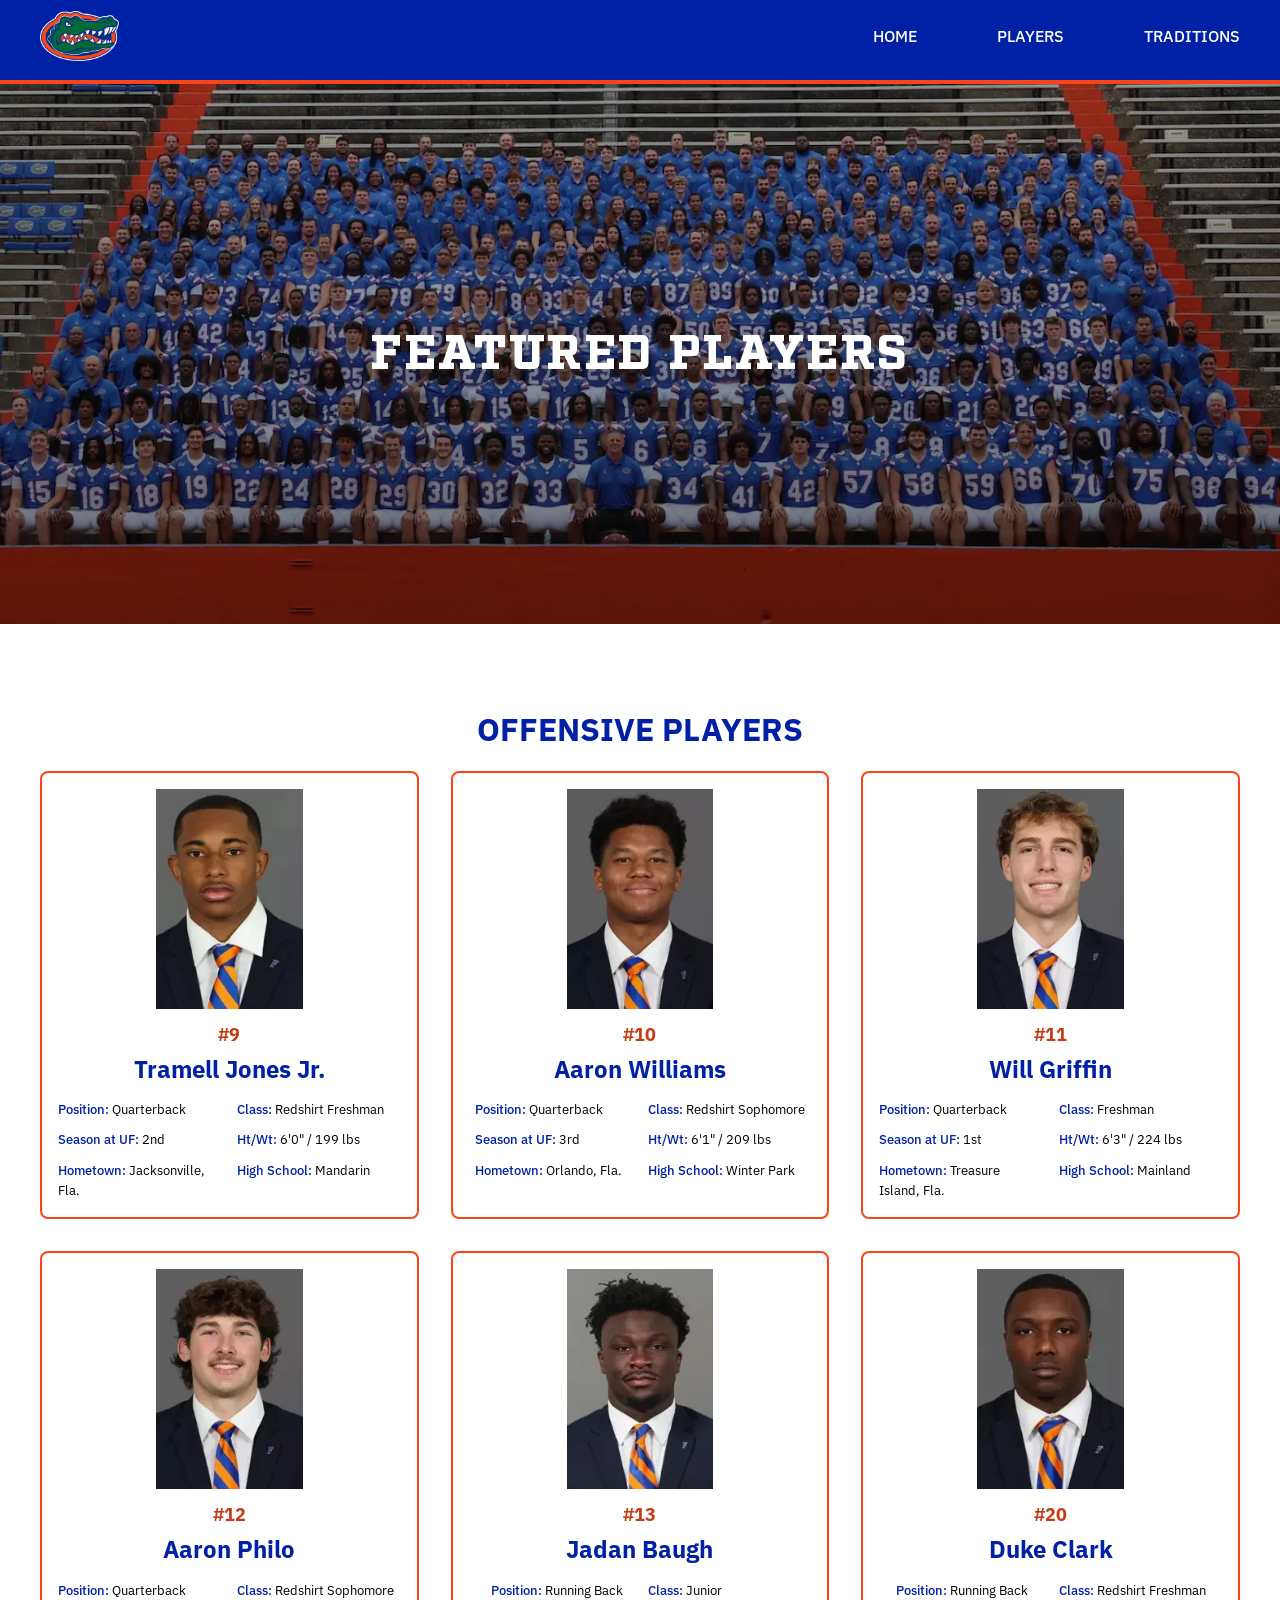
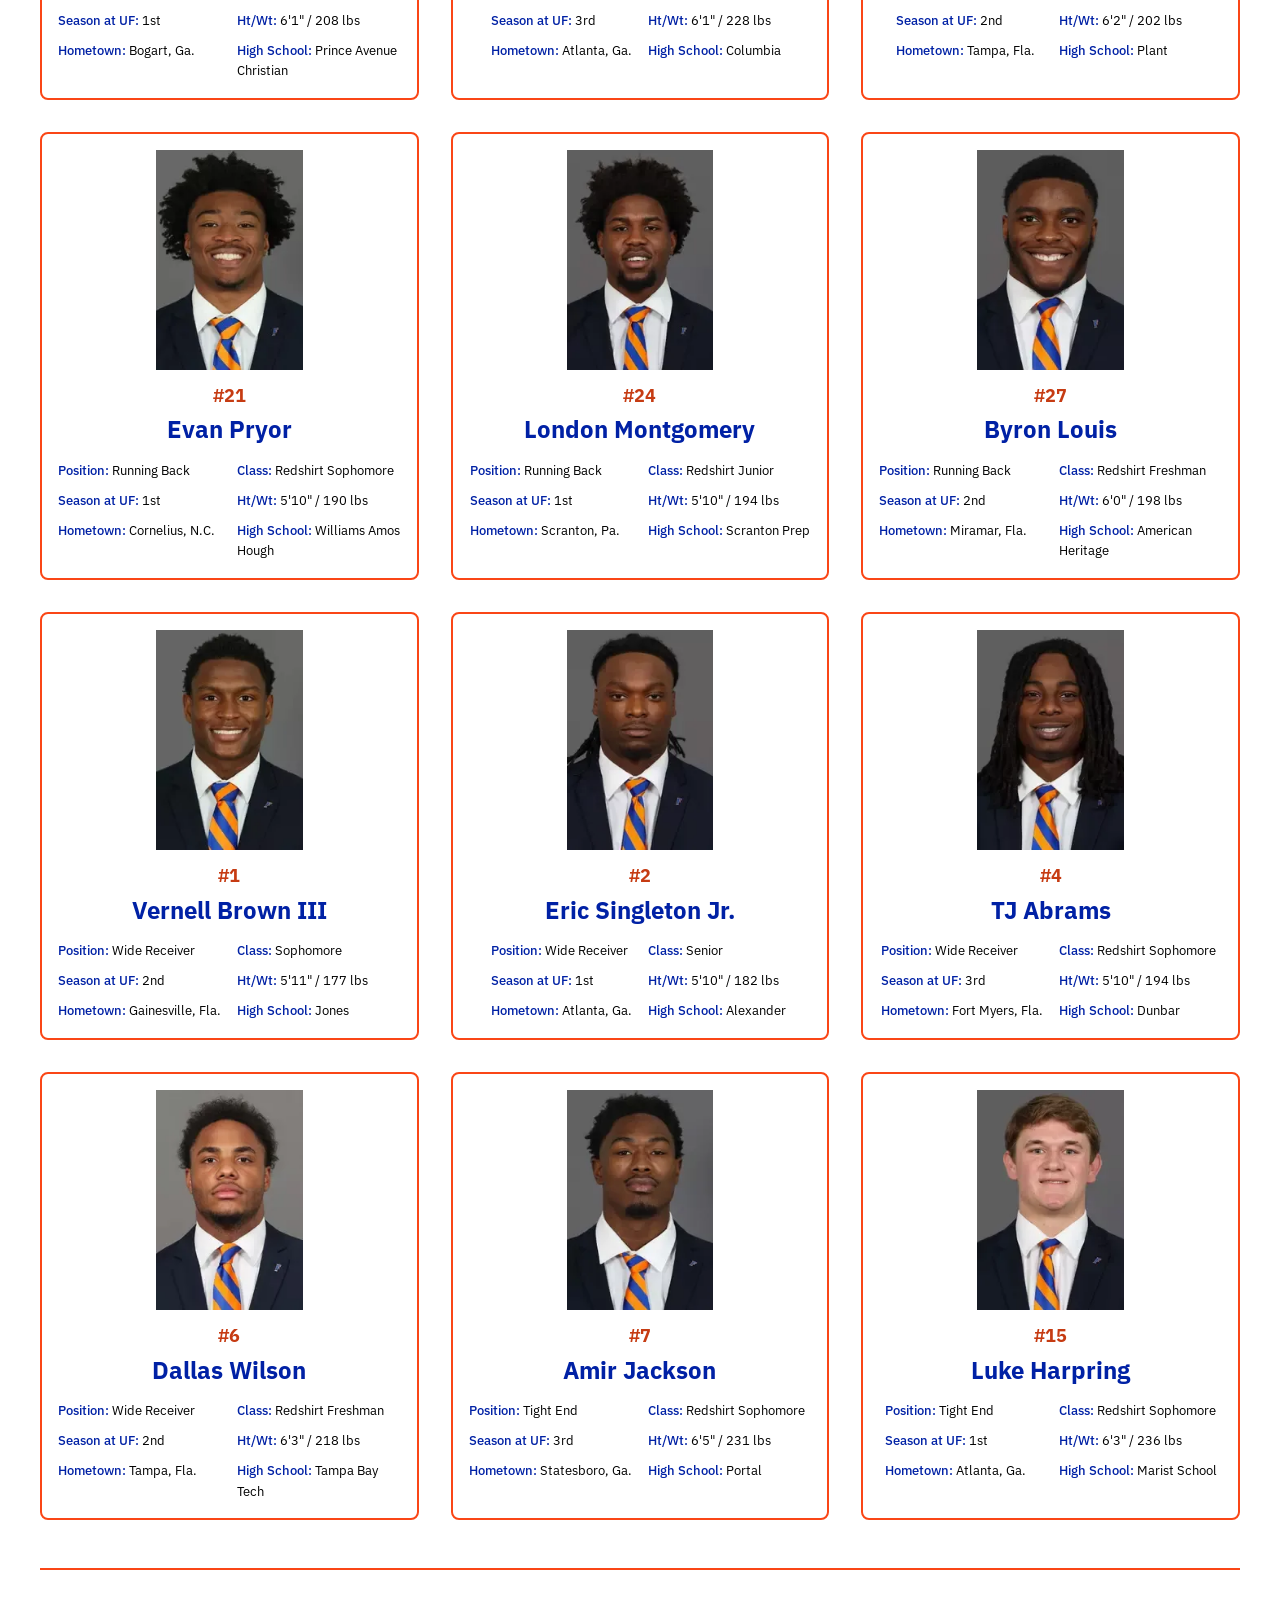
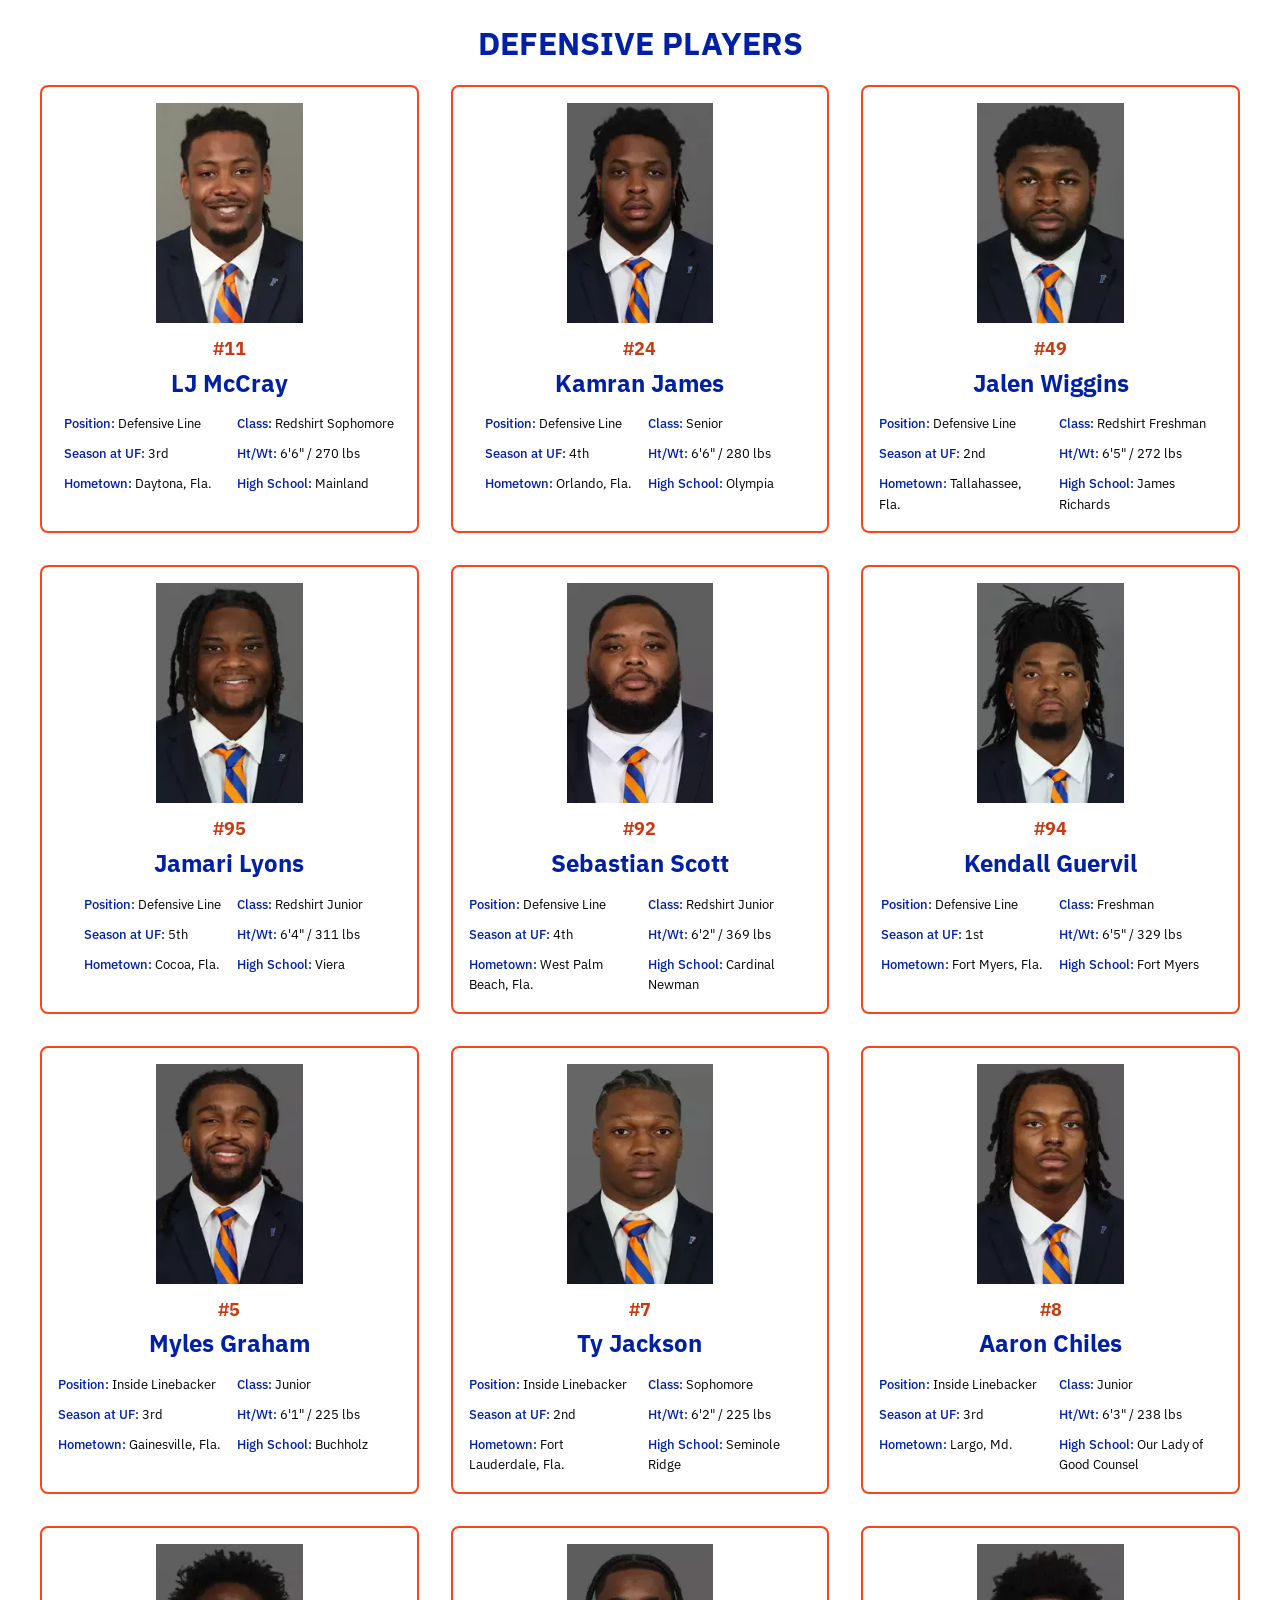
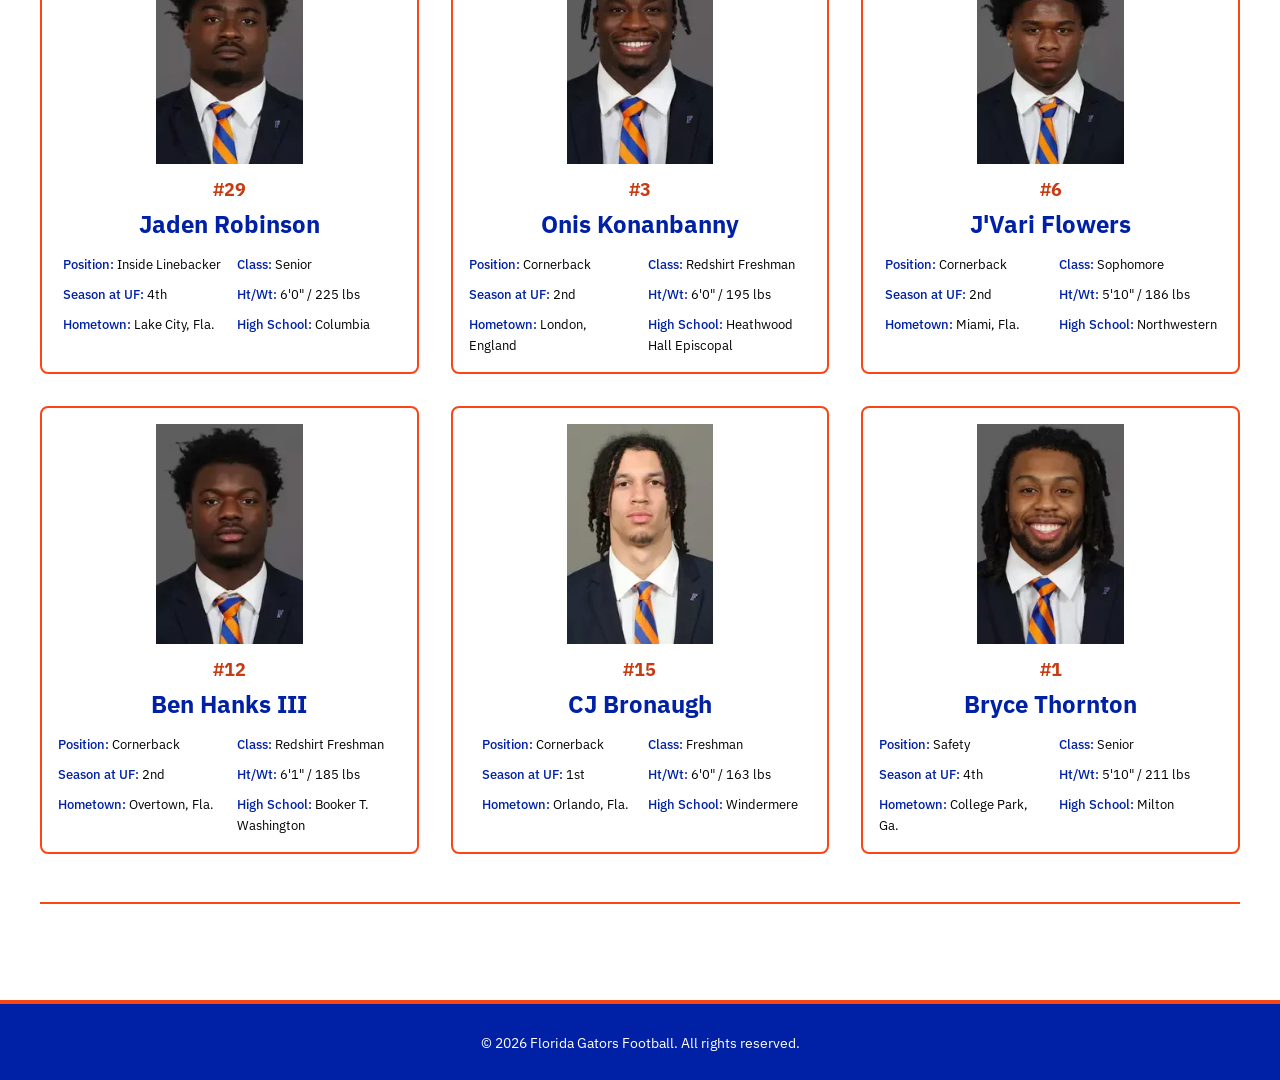
<file: players.html>
<!DOCTYPE html>
<html lang="en">
<head>
    <meta charset="UTF-8">
    <meta name="viewport" content="width=device-width, initial-scale=1.0">
    <meta name="description" content="Florida Gators football roster, featuring profiles of key offensive and defensive players, including their positions, stats, and backgrounds.">
    <title>Florida Gators Football - Players</title>

    <!-- ===== Universal stylesheets, put on ALL PAGES ===== -->
    <link rel="stylesheet" href="style.css">

    <link rel="preload" href="assets/fonts/IBMPlexSans-VariableFont_wdth,wght.woff2" as="font" type="font/woff2" crossorigin>
    <link rel="preload" href="assets/fonts/Factoria-Black.woff2" as="font" type="font/woff2" crossorigin>
    <link rel="preload" as="image" href="assets/img/gators-teamphoto.webp">


</head>
<body>
   <!-- Header, put on ALL PAGES -->
    <header class="header">

        <nav class="nav">

            <a href="index.html" class="nav__logo" aria-label="Florida Gators Football Home">
                <img 
                    src="assets/img/florida-gators-logo-png-transparent.webp"
                    alt="Florida Gators Logo"
                    height="50"
                    width="79"
                >
            </a>

            <div class="nav__menu">
                <a class="nav__link" href="index.html">Home</a>
                <a class="nav__link" href="players.html">Players</a>
                <a class="nav__link" href="traditions.html">Traditions</a>
            </div>

        </nav>

    </header>


    <section class="hero hero--players">
            <h1>Featured Players</h1>
    </section>

    <main>
        <section class="section">
            <h2 class="players-grid__header">Offensive Players</h2>
            
            <section class="players-grid">

                <!-- Row 1-->
                <article class="player-card">

                    <img class="player-card__image" width="180" height="270"loading="lazy" src="assets/img/players/offensive/tramell-jones-jr.webp" alt="Tramell Jones Jr.">
                    <p class="player-card__number">#9</p>
                    <h3 class="player-card__name">Tramell Jones Jr.</h3>

                    <div class="player-card__stats">

                        <p><span class="stat-label">Position:</span> Quarterback</p>
                        <p><span class="stat-label">Class:</span> Redshirt Freshman</p>

                        <p><span class="stat-label">Season at UF:</span> 2nd</p>
                        <p><span class="stat-label">Ht/Wt:</span> 6'0" / 199 lbs</p>

                        <p><span class="stat-label">Hometown:</span> Jacksonville, Fla.</p>
                        <p><span class="stat-label">High School:</span> Mandarin</p>
                        
                    </div>

                </article>
                

                <article class="player-card">

                    <img class="player-card__image" width="180" height="270" loading="lazy" src="assets/img/players/offensive/aaron-williams.webp" alt="Aaron Williams">
                    <p class="player-card__number">#10</p>
                    <h3 class="player-card__name">Aaron Williams</h3>

                    <div class="player-card__stats">

                        <p><span class="stat-label">Position:</span> Quarterback</p>
                        <p><span class="stat-label">Class:</span> Redshirt Sophomore</p>

                        <p><span class="stat-label">Season at UF:</span> 3rd</p>
                        <p><span class="stat-label">Ht/Wt:</span> 6'1" / 209 lbs</p>

                        <p><span class="stat-label">Hometown:</span> Orlando, Fla.</p>
                        <p><span class="stat-label">High School:</span> Winter Park</p>
                        
                    </div>
               
                </article>

                
                <article class="player-card">

                    <img class="player-card__image" width="180" height="270" loading="lazy" src="assets/img/players/offensive/will-griffin.webp" alt="Will Griffin">
                    <p class="player-card__number">#11</p>
                    <h3 class="player-card__name">Will Griffin</h3>

                    <div class="player-card__stats">

                        <p><span class="stat-label">Position:</span> Quarterback</p>
                        <p><span class="stat-label">Class:</span> Freshman</p>

                        <p><span class="stat-label">Season at UF:</span> 1st</p>
                        <p><span class="stat-label">Ht/Wt:</span> 6'3" / 224 lbs</p>

                        <p><span class="stat-label">Hometown:</span> Treasure Island, Fla.</p>
                        <p><span class="stat-label">High School:</span> Mainland</p>
                        
                    </div>

                </article>

               
                <!-- Row 2 -->
                <article class="player-card">

                    <img class="player-card__image" width="180" height="270" loading="lazy" src="assets/img/players/offensive/aaron-philo.webp" alt="Aaron Philo">
                    <p class="player-card__number">#12</p>
                    <h3 class="player-card__name">Aaron Philo</h3>

                    <div class="player-card__stats">

                        <p><span class="stat-label">Position:</span> Quarterback</p>
                        <p><span class="stat-label">Class:</span> Redshirt Sophomore</p>

                        <p><span class="stat-label">Season at UF:</span> 1st</p>
                        <p><span class="stat-label">Ht/Wt:</span> 6'1" / 208 lbs</p>

                        <p><span class="stat-label">Hometown:</span> Bogart, Ga.</p>
                        <p><span class="stat-label">High School:</span> Prince Avenue Christian</p>
                        
                    </div>

                </article>


                <article class="player-card">

                    <img class="player-card__image" width="180" height="270" loading="lazy" src="assets/img/players/offensive/jadan-baugh.webp" alt="Jadan Baugh">
                    <p class="player-card__number">#13</p>
                    <h3 class="player-card__name">Jadan Baugh</h3>

                    <div class="player-card__stats">

                        <p><span class="stat-label">Position:</span> Running Back</p>
                        <p><span class="stat-label">Class:</span> Junior</p>

                        <p><span class="stat-label">Season at UF:</span> 3rd</p>
                        <p><span class="stat-label">Ht/Wt:</span> 6'1" / 228 lbs</p>

                        <p><span class="stat-label">Hometown:</span> Atlanta, Ga.</p>
                        <p><span class="stat-label">High School:</span> Columbia</p>

                    </div>

                </article>

                
                <article class="player-card">

                    <img class="player-card__image" width="180" height="270" loading="lazy" src="assets/img/players/offensive/duke-clark.webp" alt="Duke Clark">
                    <p class="player-card__number">#20</p>
                    <h3 class="player-card__name">Duke Clark</h3>

                    <div class="player-card__stats">

                        <p><span class="stat-label">Position:</span> Running Back</p>
                        <p><span class="stat-label">Class:</span> Redshirt Freshman</p>

                        <p><span class="stat-label">Season at UF:</span> 2nd</p>
                        <p><span class="stat-label">Ht/Wt:</span> 6'2" / 202 lbs</p>

                        <p><span class="stat-label">Hometown:</span> Tampa, Fla.</p>
                        <p><span class="stat-label">High School:</span> Plant</p>

                    </div>

                </article>
                

                <!-- Row 3 -->
                <article class="player-card">

                    <img class="player-card__image" width="180" height="270" loading="lazy" src="assets/img/players/offensive/evan-pryor.webp" alt="Evan Pryor">
                    <p class="player-card__number">#21</p>
                    <h3 class="player-card__name">Evan Pryor</h3>

                    <div class="player-card__stats">

                        <p><span class="stat-label">Position:</span> Running Back</p>
                        <p><span class="stat-label">Class:</span> Redshirt Sophomore</p>

                        <p><span class="stat-label">Season at UF:</span> 1st</p>
                        <p><span class="stat-label">Ht/Wt:</span> 5'10" / 190 lbs</p>

                        <p><span class="stat-label">Hometown:</span> Cornelius, N.C.</p>
                        <p><span class="stat-label">High School:</span> Williams Amos Hough</p>

                    </div>

                </article>

                
                <article class="player-card">

                    <img class="player-card__image" width="180" height="270" loading="lazy" src="assets/img/players/offensive/london-montgomery.webp" alt="London Montgomery">
                    <p class="player-card__number">#24</p>
                    <h3 class="player-card__name">London Montgomery</h3>

                    <div class="player-card__stats">

                        <p><span class="stat-label">Position:</span> Running Back</p>
                        <p><span class="stat-label">Class:</span> Redshirt Junior</p>

                        <p><span class="stat-label">Season at UF:</span> 1st</p>
                        <p><span class="stat-label">Ht/Wt:</span> 5'10" / 194 lbs</p>

                        <p><span class="stat-label">Hometown:</span> Scranton, Pa.</p>
                        <p><span class="stat-label">High School:</span> Scranton Prep</p>

                    </div>

                </article>


                <article class="player-card">

                    <img class="player-card__image" width="180" height="270" loading="lazy" src="assets/img/players/offensive/byron-louis.webp" alt="Byron Louis">
                    <p class="player-card__number">#27</p>
                    <h3 class="player-card__name">Byron Louis</h3>

                    <div class="player-card__stats">

                        <p><span class="stat-label">Position:</span> Running Back</p>
                        <p><span class="stat-label">Class:</span> Redshirt Freshman</p>

                        <p><span class="stat-label">Season at UF:</span> 2nd</p>
                        <p><span class="stat-label">Ht/Wt:</span> 6'0" / 198 lbs</p>

                        <p><span class="stat-label">Hometown:</span> Miramar, Fla.</p>
                        <p><span class="stat-label">High School:</span> American Heritage</p>

                    </div>

                </article>


                <!-- Row 4 -->
                <article class="player-card">

                    <img class="player-card__image" width="180" height="270" loading="lazy" src="assets/img/players/offensive/vernell-brown-iii.webp" alt="Vernell Brown III">
                    <p class="player-card__number">#1</p>
                    <h3 class="player-card__name">Vernell Brown III</h3>

                    <div class="player-card__stats">

                        <p><span class="stat-label">Position:</span> Wide Receiver</p>
                        <p><span class="stat-label">Class:</span> Sophomore</p>

                        <p><span class="stat-label">Season at UF:</span> 2nd</p>
                        <p><span class="stat-label">Ht/Wt:</span> 5'11" / 177 lbs</p>

                        <p><span class="stat-label">Hometown:</span> Gainesville, Fla.</p>
                        <p><span class="stat-label">High School:</span> Jones</p>

                    </div>

                </article>


                <article class="player-card">

                    <img class="player-card__image" width="180" height="270" loading="lazy" src="assets/img/players/offensive/eric-singleton-jr.webp" alt="Eric Singleton Jr.">
                    <p class="player-card__number">#2</p>
                    <h3 class="player-card__name">Eric Singleton Jr.</h3>

                    <div class="player-card__stats">

                        <p><span class="stat-label">Position:</span> Wide Receiver</p>
                        <p><span class="stat-label">Class:</span> Senior</p>

                        <p><span class="stat-label">Season at UF:</span> 1st</p>
                        <p><span class="stat-label">Ht/Wt:</span> 5'10" / 182 lbs</p>

                        <p><span class="stat-label">Hometown:</span> Atlanta, Ga.</p>
                        <p><span class="stat-label">High School:</span> Alexander</p>

                    </div>

                </article>


                <article class="player-card">

                    <img class="player-card__image" width="180" height="270" loading="lazy" src="assets/img/players/offensive/tj-abrams.webp" alt="TJ Abrams">
                    <p class="player-card__number">#4</p>
                    <h3 class="player-card__name">TJ Abrams</h3>

                    <div class="player-card__stats">

                        <p><span class="stat-label">Position:</span> Wide Receiver</p>
                        <p><span class="stat-label">Class:</span> Redshirt Sophomore</p>

                        <p><span class="stat-label">Season at UF:</span> 3rd</p>
                        <p><span class="stat-label">Ht/Wt:</span> 5'10" / 194 lbs</p>

                        <p><span class="stat-label">Hometown:</span> Fort Myers, Fla.</p>
                        <p><span class="stat-label">High School:</span> Dunbar</p>

                    </div>

                </article>


                <!-- Row 5 -->
                <article class="player-card">

                    <img class="player-card__image" width="180" height="270" loading="lazy" src="assets/img/players/offensive/dallas-wilson.webp" alt="Dallas Wilson">
                    <p class="player-card__number">#6</p>
                    <h3 class="player-card__name">Dallas Wilson</h3>

                    <div class="player-card__stats">

                        <p><span class="stat-label">Position:</span> Wide Receiver</p>
                        <p><span class="stat-label">Class:</span> Redshirt Freshman</p>

                        <p><span class="stat-label">Season at UF:</span> 2nd</p>
                        <p><span class="stat-label">Ht/Wt:</span> 6'3" / 218 lbs</p>

                        <p><span class="stat-label">Hometown:</span> Tampa, Fla.</p>
                        <p><span class="stat-label">High School:</span> Tampa Bay Tech</p>

                    </div>

                </article>


                <article class="player-card">

                    <img class="player-card__image" width="180" height="270" loading="lazy" src="assets/img/players/offensive/amir-jackson.webp" alt="Amir Jackson">
                    <p class="player-card__number">#7</p>
                    <h3 class="player-card__name">Amir Jackson</h3>

                    <div class="player-card__stats">

                        <p><span class="stat-label">Position:</span> Tight End</p>
                        <p><span class="stat-label">Class:</span> Redshirt Sophomore</p>

                        <p><span class="stat-label">Season at UF:</span> 3rd</p>
                        <p><span class="stat-label">Ht/Wt:</span> 6'5" / 231 lbs</p>

                        <p><span class="stat-label">Hometown:</span> Statesboro, Ga.</p>
                        <p><span class="stat-label">High School:</span> Portal</p>

                    </div>

                </article>


                <article class="player-card">

                    <img class="player-card__image" width="180" height="270" loading="lazy" src="assets/img/players/offensive/luke-harpring.webp" alt="Luke Harpring">
                    <p class="player-card__number">#15</p>
                    <h3 class="player-card__name">Luke Harpring</h3>

                    <div class="player-card__stats">

                        <p><span class="stat-label">Position:</span> Tight End</p>
                        <p><span class="stat-label">Class:</span> Redshirt Sophomore</p>

                        <p><span class="stat-label">Season at UF:</span> 1st</p>
                        <p><span class="stat-label">Ht/Wt:</span> 6'3" / 236 lbs</p>

                        <p><span class="stat-label">Hometown:</span> Atlanta, Ga.</p>
                        <p><span class="stat-label">High School:</span> Marist School</p>

                    </div>

                </article>

            </section>

        </section>


        <!-- ===== Defensive Players ===== -->
        <section class="section">
            <h2 class="players-grid__header">Defensive Players</h2>
            
            <section class="players-grid">

                <!-- Row 1-->
                <article class="player-card">

                    <img class="player-card__image" width="180" height="270" loading="lazy" src="assets/img/players/defensive/lj-mccray.webp" alt="LJ McCray">
                    <p class="player-card__number">#11</p>
                    <h3 class="player-card__name">LJ McCray</h3>

                    <div class="player-card__stats">

                        <p><span class="stat-label">Position:</span> Defensive Line</p>
                        <p><span class="stat-label">Class:</span> Redshirt Sophomore</p>

                        <p><span class="stat-label">Season at UF:</span> 3rd</p>
                        <p><span class="stat-label">Ht/Wt:</span> 6'6" / 270 lbs</p>

                        <p><span class="stat-label">Hometown:</span> Daytona, Fla.</p>
                        <p><span class="stat-label">High School:</span> Mainland</p>

                    </div>

                </article>
                

                <article class="player-card">

                    <img class="player-card__image" width="180" height="270" loading="lazy" src="assets/img/players/defensive/kamran-james.webp" alt="Kamran James">
                    <p class="player-card__number">#24</p>
                    <h3 class="player-card__name">Kamran James</h3>

                    <div class="player-card__stats">
 
                        <p><span class="stat-label">Position:</span> Defensive Line</p>
                        <p><span class="stat-label">Class:</span> Senior</p>

                        <p><span class="stat-label">Season at UF:</span> 4th</p>
                        <p><span class="stat-label">Ht/Wt:</span> 6'6" / 280 lbs</p>

                        <p><span class="stat-label">Hometown:</span> Orlando, Fla.</p>
                        <p><span class="stat-label">High School:</span> Olympia</p>

                    </div>
               
                </article>

                
                <article class="player-card">

                    <img class="player-card__image" width="180" height="270" loading="lazy" src="assets/img/players/defensive/jalen-wiggins.webp" alt="Jalen Wiggins">
                    <p class="player-card__number">#49</p>
                    <h3 class="player-card__name">Jalen Wiggins</h3>

                    <div class="player-card__stats">

                        <p><span class="stat-label">Position:</span> Defensive Line</p>
                        <p><span class="stat-label">Class:</span> Redshirt Freshman</p>

                        <p><span class="stat-label">Season at UF:</span> 2nd</p>
                        <p><span class="stat-label">Ht/Wt:</span> 6'5" / 272 lbs</p>

                        <p><span class="stat-label">Hometown:</span> Tallahassee, Fla.</p>
                        <p><span class="stat-label">High School:</span> James Richards</p>

                    </div>

                </article>

               
                <!-- Row 2 -->
                <article class="player-card">

                    <img class="player-card__image" width="180" height="270" loading="lazy" src="assets/img/players/defensive/jamari-lyons.webp" alt="Jamari Lyons">
                    <p class="player-card__number">#95</p>
                    <h3 class="player-card__name">Jamari Lyons</h3>

                    <div class="player-card__stats">

                        <p><span class="stat-label">Position:</span> Defensive Line</p>
                        <p><span class="stat-label">Class:</span> Redshirt Junior</p>

                        <p><span class="stat-label">Season at UF:</span> 5th</p>
                        <p><span class="stat-label">Ht/Wt:</span> 6'4" / 311 lbs</p>

                        <p><span class="stat-label">Hometown:</span> Cocoa, Fla.</p>
                        <p><span class="stat-label">High School:</span> Viera</p>

                    </div>

                </article>


                <article class="player-card">

                    <img class="player-card__image" width="180" height="270" loading="lazy" src="assets/img/players/defensive/sebastian-scott.webp" alt="Sebastian Scott">
                    <p class="player-card__number">#92</p>
                    <h3 class="player-card__name">Sebastian Scott</h3>

                    <div class="player-card__stats">

                        <p><span class="stat-label">Position:</span> Defensive Line</p>
                        <p><span class="stat-label">Class:</span> Redshirt Junior</p>

                        <p><span class="stat-label">Season at UF:</span> 4th</p>
                        <p><span class="stat-label">Ht/Wt:</span> 6'2" / 369 lbs</p>

                        <p><span class="stat-label">Hometown:</span> West Palm Beach, Fla.</p>
                        <p><span class="stat-label">High School:</span> Cardinal Newman</p>

                    </div>

                </article>

                
                <article class="player-card">

                    <img class="player-card__image" width="180" height="270" loading="lazy" src="assets/img/players/defensive/kendall-guervil.webp" alt="Kendall Guervil">
                    <p class="player-card__number">#94</p>
                    <h3 class="player-card__name">Kendall Guervil</h3>

                    <div class="player-card__stats">

                        <p><span class="stat-label">Position:</span> Defensive Line</p>
                        <p><span class="stat-label">Class:</span> Freshman</p>

                        <p><span class="stat-label">Season at UF:</span> 1st</p>
                        <p><span class="stat-label">Ht/Wt:</span> 6'5" / 329 lbs</p>

                        <p><span class="stat-label">Hometown:</span> Fort Myers, Fla.</p>
                        <p><span class="stat-label">High School:</span> Fort Myers</p>

                    </div>

                </article>
                

                <!-- Row 3 -->
                <article class="player-card">

                    <img class="player-card__image" width="180" height="270" loading="lazy" src="assets/img/players/defensive/myles-graham.webp" alt="Myles Graham">
                    <p class="player-card__number">#5</p>
                    <h3 class="player-card__name">Myles Graham</h3>

                    <div class="player-card__stats">

                        <p><span class="stat-label">Position:</span> Inside Linebacker</p>
                        <p><span class="stat-label">Class:</span> Junior</p>

                        <p><span class="stat-label">Season at UF:</span> 3rd</p>
                        <p><span class="stat-label">Ht/Wt:</span> 6'1" / 225 lbs</p>

                        <p><span class="stat-label">Hometown:</span> Gainesville, Fla.</p>
                        <p><span class="stat-label">High School:</span> Buchholz</p>

                    </div>

                </article>

                
                <article class="player-card">

                    <img class="player-card__image" width="180" height="270" loading="lazy" src="assets/img/players/defensive/ty-jackson.webp" alt="Ty Jackson">
                    <p class="player-card__number">#7</p>
                    <h3 class="player-card__name">Ty Jackson</h3>

                    <div class="player-card__stats">

                        <p><span class="stat-label">Position:</span> Inside Linebacker</p>
                        <p><span class="stat-label">Class:</span> Sophomore</p>

                        <p><span class="stat-label">Season at UF:</span> 2nd</p>
                        <p><span class="stat-label">Ht/Wt:</span> 6'2" / 225 lbs</p>

                        <p><span class="stat-label">Hometown:</span> Fort Lauderdale, Fla.</p>
                        <p><span class="stat-label">High School:</span> Seminole Ridge</p>

                    </div>

                </article>


                <article class="player-card">

                    <img class="player-card__image" width="180" height="270" loading="lazy" src="assets/img/players/defensive/aaron-chiles.webp" alt="Aaron Chiles">
                    <p class="player-card__number">#8</p>
                    <h3 class="player-card__name">Aaron Chiles</h3>

                    <div class="player-card__stats">

                        <p><span class="stat-label">Position:</span> Inside Linebacker</p>
                        <p><span class="stat-label">Class:</span> Junior</p>

                        <p><span class="stat-label">Season at UF:</span> 3rd</p>
                        <p><span class="stat-label">Ht/Wt:</span> 6'3" / 238 lbs</p>

                        <p><span class="stat-label">Hometown:</span> Largo, Md.</p>
                        <p><span class="stat-label">High School:</span> Our Lady of Good Counsel</p>

                    </div>

                </article>


                <!-- Row 4 -->
                <article class="player-card">

                    <img class="player-card__image" width="180" height="270" loading="lazy" src="assets/img/players/defensive/jaden-robinson.webp" alt="Jaden Robinson">
                    <p class="player-card__number">#29</p>
                    <h3 class="player-card__name">Jaden Robinson</h3>

                    <div class="player-card__stats">

                        <p><span class="stat-label">Position:</span> Inside Linebacker</p>
                        <p><span class="stat-label">Class:</span> Senior</p>

                        <p><span class="stat-label">Season at UF:</span> 4th</p>
                        <p><span class="stat-label">Ht/Wt:</span> 6'0" / 225 lbs</p>

                        <p><span class="stat-label">Hometown:</span> Lake City, Fla.</p>
                        <p><span class="stat-label">High School:</span> Columbia</p>

                    </div>

                </article>


                <article class="player-card">

                    <img class="player-card__image" width="180" height="270" loading="lazy" src="assets/img/players/defensive/onis-konanbanny.webp" alt="Onis Konanbanny">
                    <p class="player-card__number">#3</p>
                    <h3 class="player-card__name">Onis Konanbanny</h3>

                    <div class="player-card__stats">

                        <p><span class="stat-label">Position:</span> Cornerback</p>
                        <p><span class="stat-label">Class:</span> Redshirt Freshman</p>

                        <p><span class="stat-label">Season at UF:</span> 2nd</p>
                        <p><span class="stat-label">Ht/Wt:</span> 6'0" / 195 lbs</p>

                        <p><span class="stat-label">Hometown:</span> London, England</p>
                        <p><span class="stat-label">High School:</span> Heathwood Hall Episcopal</p>

                    </div>

                </article>


                <article class="player-card">

                    <img class="player-card__image" width="180" height="270" loading="lazy" src="assets/img/players/defensive/jvari-flowers.webp" alt="J'Vari Flowers">
                    <p class="player-card__number">#6</p>
                    <h3 class="player-card__name">J'Vari Flowers</h3>

                    <div class="player-card__stats">

                        <p><span class="stat-label">Position:</span> Cornerback</p>
                        <p><span class="stat-label">Class:</span> Sophomore</p>

                        <p><span class="stat-label">Season at UF:</span> 2nd</p>
                        <p><span class="stat-label">Ht/Wt:</span> 5'10" / 186 lbs</p>

                        <p><span class="stat-label">Hometown:</span> Miami, Fla.</p>
                        <p><span class="stat-label">High School:</span> Northwestern</p>

                    </div>

                </article>


                <!-- Row 5 -->
                <article class="player-card">

                    <img class="player-card__image" width="180" height="270" loading="lazy" src="assets/img/players/defensive/ben-hanks-iii.webp" alt="Ben Hanks III">
                    <p class="player-card__number">#12</p>
                    <h3 class="player-card__name">Ben Hanks III</h3>

                    <div class="player-card__stats">

                        <p><span class="stat-label">Position:</span> Cornerback</p>
                        <p><span class="stat-label">Class:</span> Redshirt Freshman</p>

                        <p><span class="stat-label">Season at UF:</span> 2nd</p>
                        <p><span class="stat-label">Ht/Wt:</span> 6'1" / 185 lbs</p>

                        <p><span class="stat-label">Hometown:</span> Overtown, Fla.</p>
                        <p><span class="stat-label">High School:</span> Booker T. Washington</p>

                    </div>

                </article>


                <article class="player-card">

                    <img class="player-card__image" width="180" height="270" loading="lazy" src="assets/img/players/defensive/cj-bronaugh.webp" alt="CJ Bronaugh">
                    <p class="player-card__number">#15</p>
                    <h3 class="player-card__name">CJ Bronaugh</h3>

                    <div class="player-card__stats">

                        <p><span class="stat-label">Position:</span> Cornerback</p>
                        <p><span class="stat-label">Class:</span> Freshman</p>

                        <p><span class="stat-label">Season at UF:</span> 1st</p>
                        <p><span class="stat-label">Ht/Wt:</span> 6'0" / 163 lbs</p>

                        <p><span class="stat-label">Hometown:</span> Orlando, Fla.</p>
                        <p><span class="stat-label">High School:</span> Windermere</p>

                    </div>

                </article>


                <article class="player-card">

                    <img class="player-card__image" width="180" height="270" loading="lazy" src="assets/img/players/defensive/bryce-thornton.webp" alt="Bryce Thornton">
                    <p class="player-card__number">#1</p>
                    <h3 class="player-card__name">Bryce Thornton</h3>

                    <div class="player-card__stats">

                        <p><span class="stat-label">Position:</span> Safety</p>
                        <p><span class="stat-label">Class:</span> Senior</p>

                        <p><span class="stat-label">Season at UF:</span> 4th</p>
                        <p><span class="stat-label">Ht/Wt:</span> 5'10" / 211 lbs</p>

                        <p><span class="stat-label">Hometown:</span> College Park, Ga.</p>
                        <p><span class="stat-label">High School:</span> Milton</p>

                    </div>

                </article>

            </section>

        </section>

    </main>

    <footer class="footer">

        <p class="footer__copyright">&copy; 2026 Florida Gators Football. All rights reserved.</p>

    </footer>

  
</body>
</html>
</file>
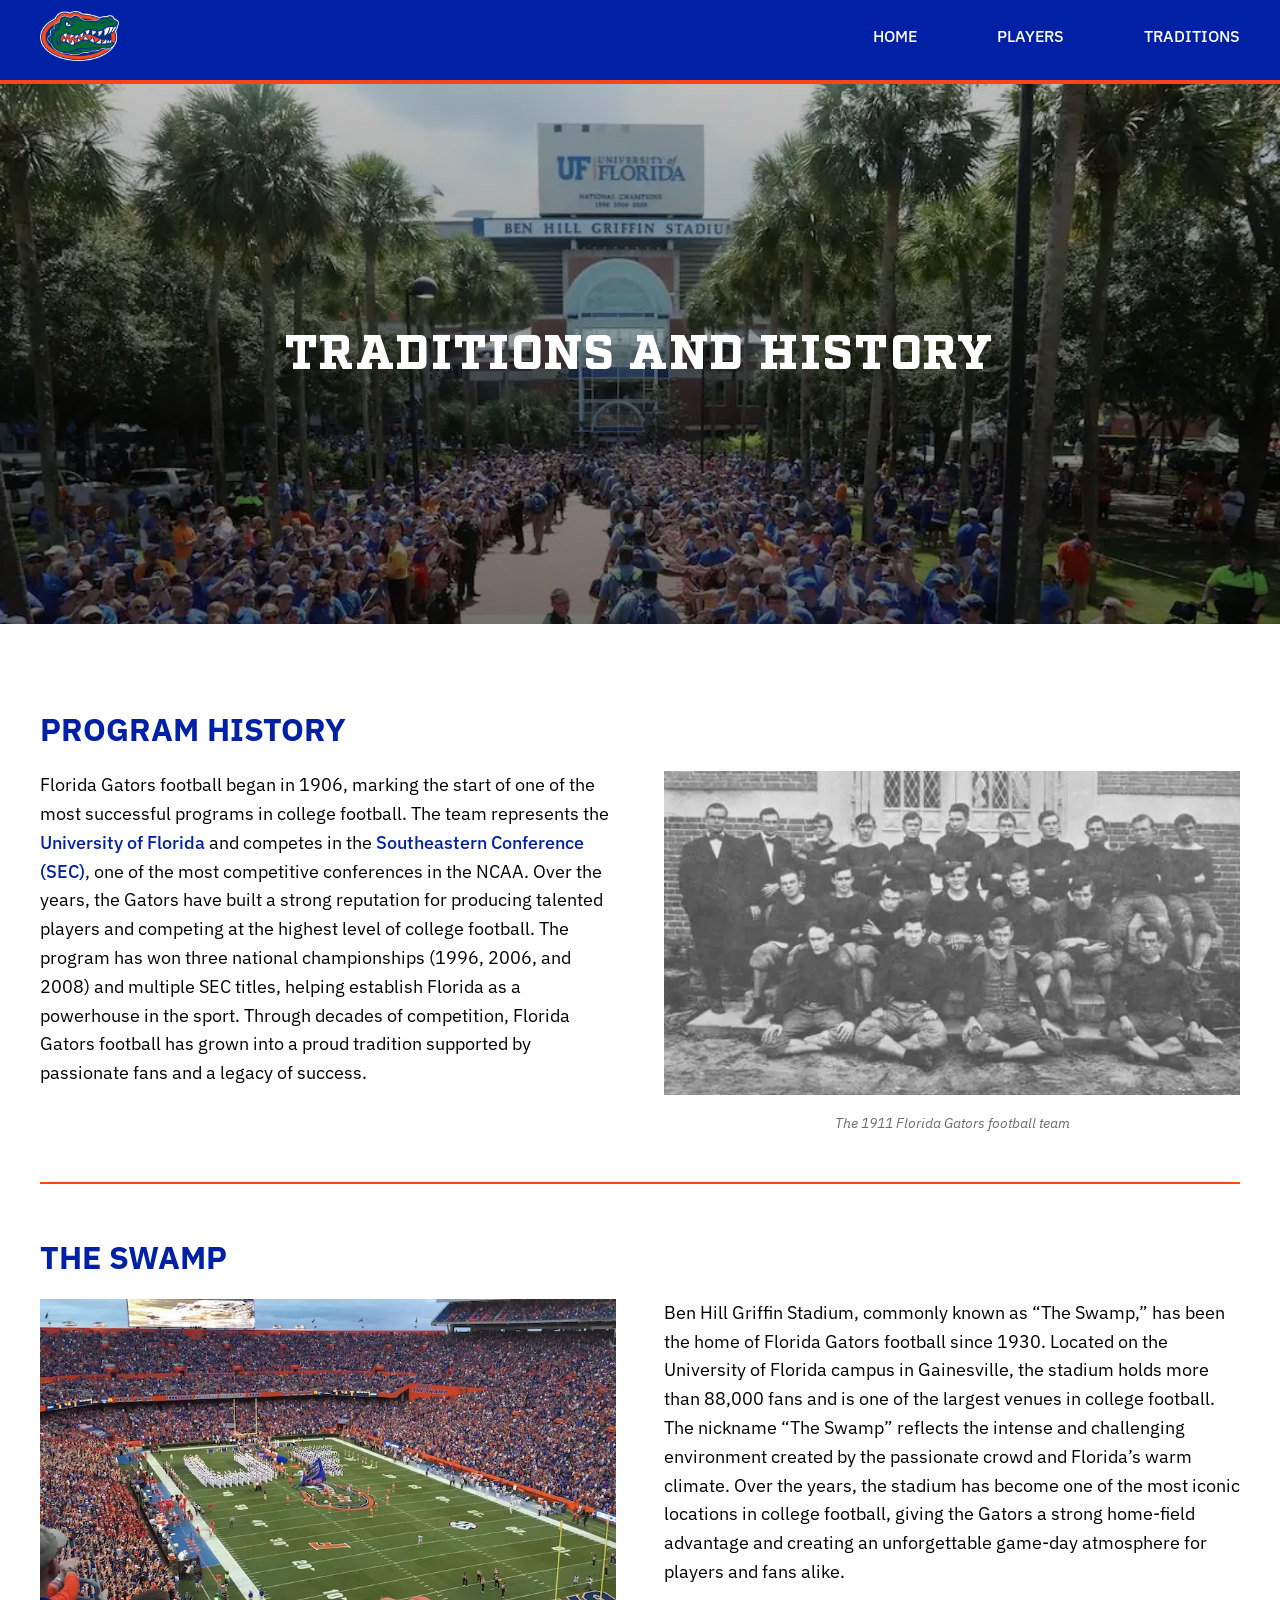
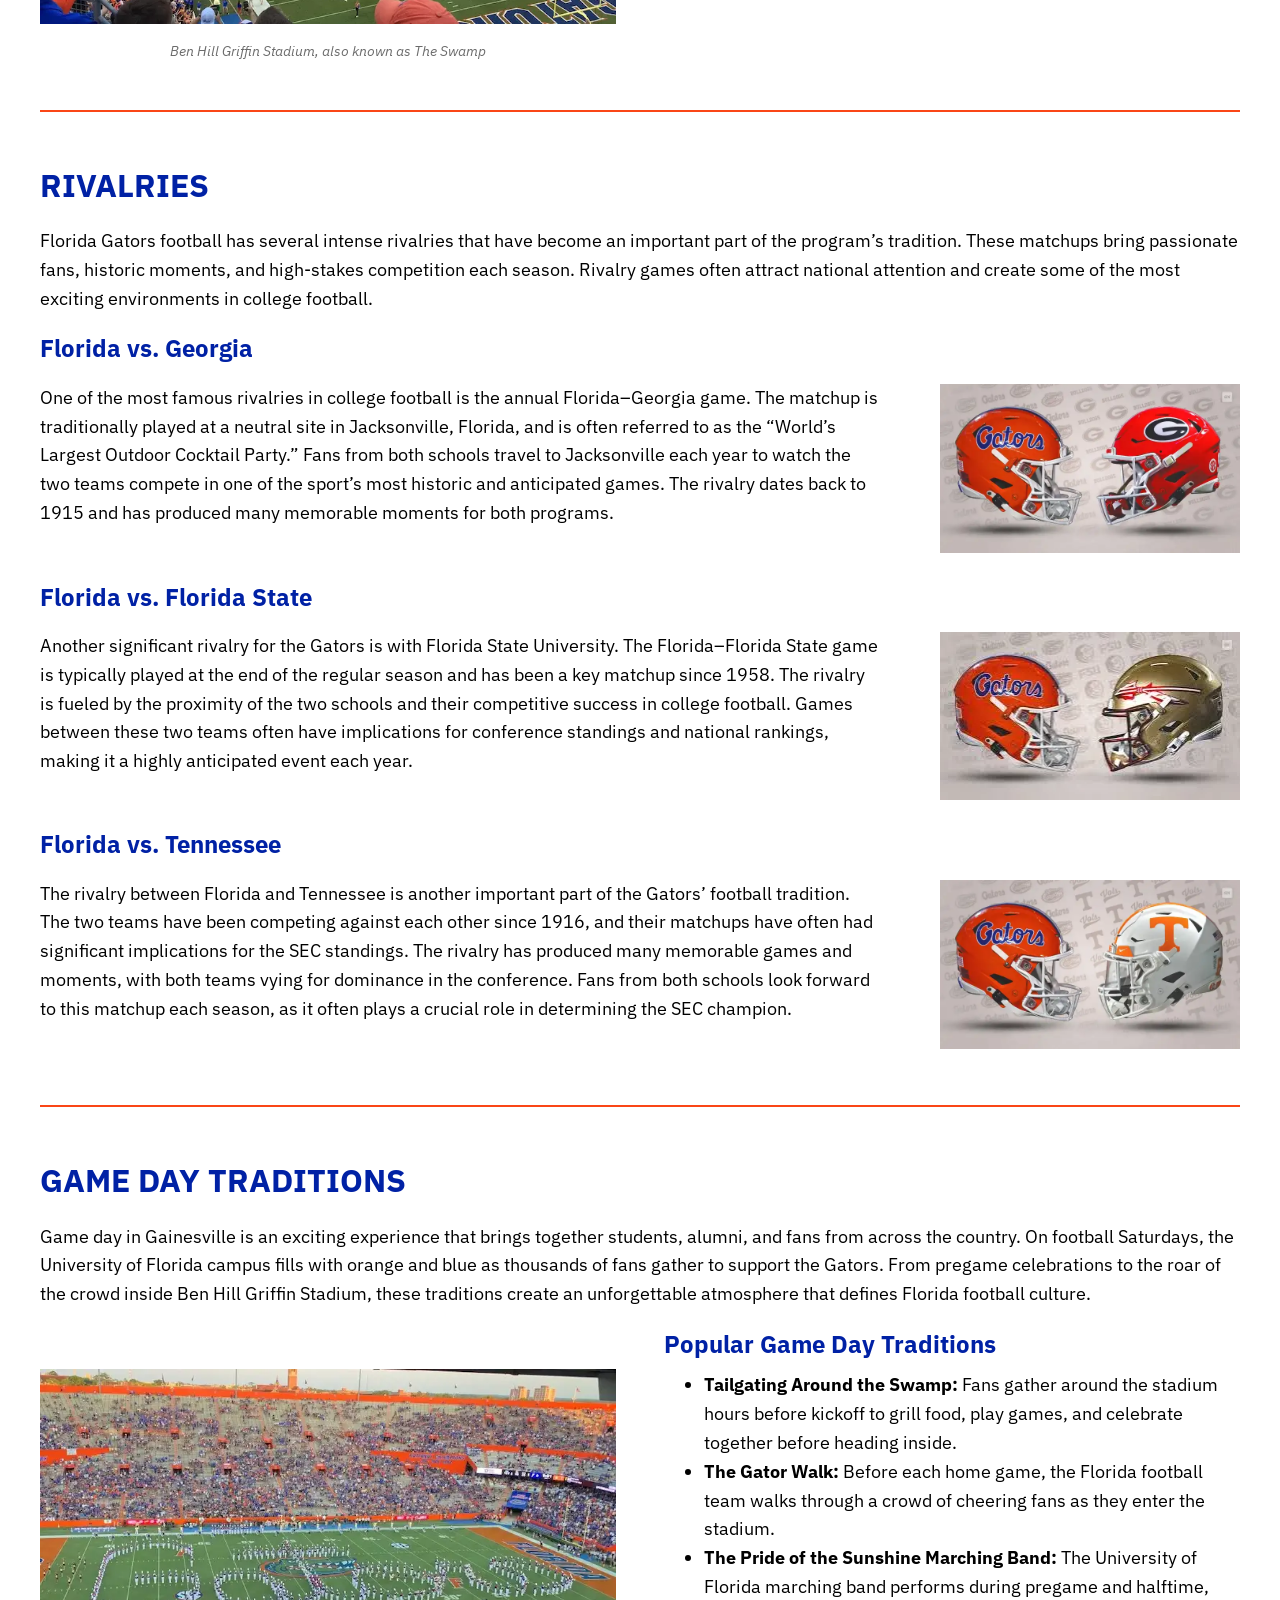
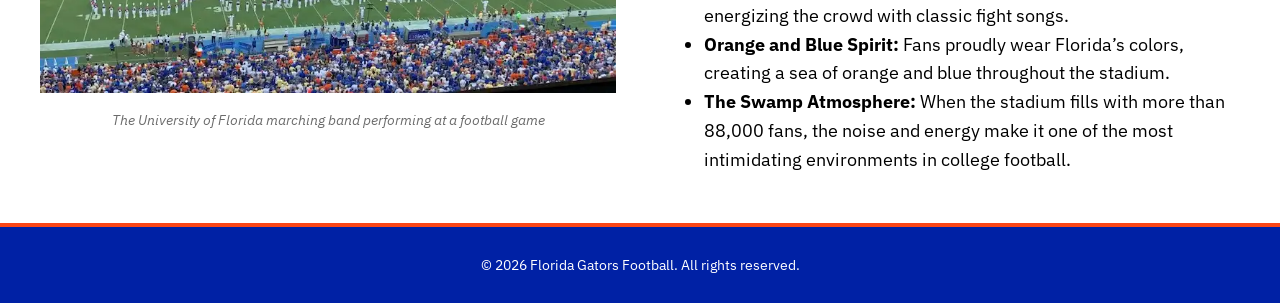
<file: traditions.html>
<!DOCTYPE html>
<html lang="en">
<head>
    <meta charset="UTF-8">
    <meta name="viewport" content="width=device-width, initial-scale=1.0">
    <meta name="description" content="Discover the traditions of Florida Gators football, including program history, The Swamp, historic rivalries, and the game day atmosphere in Gainesville.">  
    <title>Florida Gators Football - Traditions and History</title>

    <!-- ===== Universal stylesheets, put on ALL PAGES ===== -->
    <link rel="stylesheet" href="style.css">

    <link rel="preload" href="assets/fonts/IBMPlexSans-VariableFont_wdth,wght.woff2" as="font" type="font/woff2" crossorigin>
    <link rel="preload" href="assets/fonts/Factoria-Black.woff2" as="font" type="font/woff2" crossorigin>
    <link rel="preload" as="image" href="assets/img/gator-walk.webp">

</head>
<body>
    <!-- Header, put on ALL PAGES -->
    <header class="header">

        <nav class="nav">

            <a href="index.html" class="nav__logo" aria-label="Florida Gators Football Home">
                <img 
                    src="assets/img/florida-gators-logo-png-transparent.webp"
                    alt="Florida Gators Logo"
                    height="50"
                    width="79"
                >
            </a>

            <div class="nav__menu">
                <a class="nav__link" href="index.html">Home</a>
                <a class="nav__link" href="players.html">Players</a>
                <a class="nav__link" href="traditions.html">Traditions</a>
            </div>

        </nav>

    </header>

    <section class="hero hero--traditions">
            <h1>Traditions and History</h1>
    </section>


    <main>
        <!-- ==== Program History ==== -->
        <section class="section">
            
            <h2>Program History</h2>
            
            <section class="section__container">
               
                <section class="section__text-container">
                    <p>
                        Florida Gators football began in 1906, marking the start of one of the most successful programs in college football. 
                        The team represents the <a href="https://www.ufl.edu/" target="_blank">University of Florida</a> and competes in the 
                        <a href="https://www.secsports.com/" target="_blank">Southeastern Conference (SEC)</a>, one of the most competitive conferences in the NCAA. 
                        Over the years, the Gators have built a strong reputation for producing talented players and competing at the highest level of college football. 
                        The program has won three national championships (1996, 2006, and 2008) and multiple SEC titles, helping establish Florida as a powerhouse in the sport. 
                        Through decades of competition, Florida Gators football has grown into a proud tradition supported by passionate fans and a legacy of success.
                    </p>
                </section>
               
                <section class="section__img-container">
                    <img src="assets/img/uf-1911team.webp" alt="1911 Florida Gators football team" width="556" height="313" loading="lazy">
                    <p class="section__caption">The 1911 Florida Gators football team</p>
                </section>
            
            </section>
        
        </section>

    <!-- ==== The Swamp ==== -->
    <section class="section">

        <h2>The Swamp</h2>

        <section class="section__container section__container--reverse">
           
            <section class="section__text-container">
                <p>
                    Ben Hill Griffin Stadium, commonly known as “The Swamp,” has been the home of Florida Gators football since 1930. 
                    Located on the University of Florida campus in Gainesville, the stadium holds more than 88,000 fans and is one of the largest venues in college football. 
                    The nickname “The Swamp” reflects the intense and challenging environment created by the passionate crowd and Florida’s warm climate. 
                    Over the years, the stadium has become one of the most iconic locations in college football, giving the Gators a strong home-field advantage 
                    and creating an unforgettable game-day atmosphere for players and fans alike.
                </p>
            </section>

            <section class="section__img-container">
                <img src="assets/img/the-swamp-small.webp" alt="Ben Hill Griffin Stadium, also known as The Swamp" width="800" height="451" loading="lazy">
                <p class="section__caption">Ben Hill Griffin Stadium, also known as The Swamp</p>
          
            </section>

        </section>

    </section>

    <!-- ==== Rivalries ==== -->
    <section class="section">

        <h2>Rivalries</h2>
        <p>
            Florida Gators football has several intense rivalries that have become an important part of the program’s tradition. 
            These matchups bring passionate fans, historic moments, and high-stakes competition each season. 
            Rivalry games often attract national attention and create some of the most exciting environments in college football.
        </p>

        <section class="section__container--column">

            <section>
                <h3>Florida vs. Georgia</h3>
                
                <section class="section__container">
                   
                    <section class="section__text-container--rivalries">
                        <p>
                            One of the most famous rivalries in college football is the annual Florida–Georgia game. 
                            The matchup is traditionally played at a neutral site in Jacksonville, Florida, and is often referred to as the 
                            “World’s Largest Outdoor Cocktail Party.” Fans from both schools travel to Jacksonville each year to watch the two teams compete 
                            in one of the sport’s most historic and anticipated games. The rivalry dates back to 1915 and has produced many memorable moments 
                            for both programs.
                        </p>
                    </section>
                    
                    <section class="section__img-container--rivalries">
                        <img src="assets/img/florida-vs-georgia-helmets.webp" alt="Image of Florida Gators vs. Georgia Bulldogs football helmets" width="760" height="428" loading="lazy">
                    </section>
                
                </section>
           
            </section>

            <section>
                <h3>Florida vs. Florida State</h3>
                
                <section class="section__container">
                    
                    <section class="section__text-container--rivalries">
                        <p>
                            Another significant rivalry for the Gators is with Florida State University. 
                            The Florida–Florida State game is typically played at the end of the regular season and has been a key matchup since 1958. 
                            The rivalry is fueled by the proximity of the two schools and their competitive success in college football. 
                            Games between these two teams often have implications for conference standings and national rankings, making it a highly anticipated event each year.
                        </p>
                    </section>

                    <section class="section__img-container--rivalries">
                        <img src="assets/img/florida-vs-floridastate-helmets.webp" alt="Image of Florida Gators vs. Florida State Seminoles football helmets" width="299" height="168" loading="lazy">
                    </section>
                
                </section>

            </section>

            <section>
                <h3>Florida vs. Tennessee</h3>
                
                <section class="section__container">
                    
                    <section class="section__text-container--rivalries">
                        <p>
                            The rivalry between Florida and Tennessee is another important part of the Gators’ football tradition. 
                            The two teams have been competing against each other since 1916, and their matchups have often had significant implications for the SEC standings. 
                            The rivalry has produced many memorable games and moments, with both teams vying for dominance in the conference. 
                            Fans from both schools look forward to this matchup each season, as it often plays a crucial role in determining the SEC champion.
                        </p>
                    </section>

                    <section class="section__img-container--rivalries">
                        <img src="assets/img/florida-vs-tennessee-helmets.webp" alt="Image of Florida Gators vs. Tennessee Volunteers football helmets" width="760" height="428" loading="lazy">
                    </section>

                </section>

            </section>
        
        </section>


    </section>

    <!-- ==== Game Day Traditions ==== -->
    <section>
        <section>
            <h2>Game Day Traditions</h2>
             <p>
                Game day in Gainesville is an exciting experience that brings together students, alumni, and fans from across the country. 
                On football Saturdays, the University of Florida campus fills with orange and blue as thousands of fans gather to support the Gators. 
                From pregame celebrations to the roar of the crowd inside Ben Hill Griffin Stadium, these traditions create an unforgettable atmosphere 
                that defines Florida football culture.
            </p>
        </section>

        <section class="section__container section__container--reverse section__container--center">

            <section class="section__text-container">
                <h3>Popular Game Day Traditions</h3>
                <ul>
                    <li> 
                        <span class="section__text-container--bullet-title">Tailgating Around the Swamp:</span>
                        Fans gather around the stadium hours before kickoff to grill food, play games, and celebrate together before heading inside.
                    </li>

                    <li>
                        <span class="section__text-container--bullet-title">The Gator Walk:</span>
                        Before each home game, the Florida football team walks through a crowd of cheering fans as they enter the stadium.
                    </li>

                    <li>
                        <span class="section__text-container--bullet-title">The Pride of the Sunshine Marching Band:</span>
                        The University of Florida marching band performs during pregame and halftime, energizing the crowd with classic fight songs.
                    </li>

                    <li>
                        <span class="section__text-container--bullet-title">Orange and Blue Spirit:</span> 
                        Fans proudly wear Florida’s colors, creating a sea of orange and blue throughout the stadium.
                    </li>

                    <li>
                        <span class="section__text-container--bullet-title">The Swamp Atmosphere:</span>
                        When the stadium fills with more than 88,000 fans, the noise and energy make it one of the most intimidating environments in college football.
                    </li>
                </ul>
            </section>

            <section class="section__img-container">
                <img src="assets/img/marchingband.webp" alt="Image of the University of Florida marching band performing at a football game" width="800" height="450" loading="lazy">
                <p class="section__caption">The University of Florida marching band performing at a football game</p>
            </section>

        </section>  

    </section> 

</main>

<footer class="footer">

    <p class="footer__copyright">&copy; 2026 Florida Gators Football. All rights reserved.</p>

</footer>

    
</body>
</html>
</file>
<file: style.css>
/* ========== Font Definitions ========== */

@font-face {
    font-family: "IBM Plex Sans";
    src: url("assets/fonts/IBMPlexSans-VariableFont_wdth\,wght.woff2") format("woff2");
    font-weight: 100 700;
    font-style: normal;
    font-display: swap;
}

@font-face {
    font-family: "IBM Plex Sans -- Italic";
    src: url("assets/fonts/ibm-plex-sans.italic.woff2") format("woff2");
    font-display: swap;
}

@font-face {
    font-family: "Factoria -- Black";
    src: url("assets/fonts/Factoria-Black.woff2") format("woff2");
    font-display: swap;
}

/* =======================
VARIABLE STYLESHEET
========================== */

:root {

    --core-orange: #fa4616;
    --core-blue: #0021a5;
    --white: #ffffff;
    --caption-grey: #6b6b6b;

    --main-font: "IBM Plex Sans", sans-serif;
    --caption-font: "IBM Plex Sans -- Italic", sans-serif;
    --hero-font: "Factoria -- Black", serif;

    --font-regular: 400;
    --font-medium: 500;
    --font-bold: 700;
}

/* ========== Global Styles ========== */

* {
    margin: 0;
    font-family: var(--main-font);
    font-weight: var(--font-regular);
    box-sizing: border-box;
}

body {
    min-height: 100vh;
    font-size: 1.125rem;
    line-height: 1.6;
}

main {
    padding: 3rem 0;
    max-width: 1200px;
    margin: 0 auto;
}

main,
main>article,
nav {
    max-width: 1200px;
    margin: 0 auto;
    box-sizing: border-box;
}

/* ========== Font Styles ========== */

h1 {
    font-family: var(--hero-font);
    letter-spacing: 0.05em;
}

h2 {
    font-family: var(--main-font);
    font-weight: var(--font-bold);
}

h3 {
    font-family: var(--main-font);
    font-weight: var(--font-bold);
}

h1 {
    font-size: 3rem;
    text-align: center;
    text-transform: uppercase;
    color: var(--white)
}

h2 {
    font-size: 2rem;
    margin-bottom: 1rem;
    text-transform: uppercase;
    color: var(--core-blue);
}

h3 {
    font-size: 1.5rem;
    margin-bottom: 0.5rem;
    color: var(--core-blue);
}

.section__caption {
    font-size: 0.9rem;
    color: var(--caption-grey);
    text-align: center;
    margin-top: 0.4rem;
    font-family: var(--caption-font);
}

/* ========== Navigation ========== */

header {
    position: sticky;
    top: 0;
    z-index: 2;
    background-color: var(--core-blue);
    border-bottom: solid 4px var(--core-orange);
}

.nav {
    height: 80px;
    display: flex;
    justify-content: space-between;
    align-items: center;
}

.nav__menu {
    display: flex;
    gap: 5rem;
}

.nav__logo img {
    height: 50px;
    transition: transform 0.3s ease, filter 0.3s ease;
}

.nav__logo img:hover {
    transform: scale(1.08);
    filter: brightness(1.1);
}

.nav__link {
    color: var(--white);
    text-transform: uppercase;
    text-decoration: none;
    font-size: 1rem;
    padding-bottom: 4px;
    border-bottom: 3px solid transparent;
    transition: border-bottom 0.3s ease;
}

.nav__link:hover {
    border-bottom: 3px solid var(--core-orange);
    text-decoration: none;
}

/* ========== Footer ========== */

.footer {
    height: 80px;
    display: flex;
    justify-content: center;
    align-items: center;
    background-color: var(--core-blue);
    border-top: solid 4px var(--core-orange);
}

.footer__copyright {
    color: var(--white);
    font-size: 0.9rem;
}

/* ========== Hero Section ========== */

.hero {
  background-size: cover;
  background-position: center;
  display: flex;
  flex-direction: column;
  justify-content: center;
  align-items: center;
  text-align: center;
  margin-bottom: 2rem;
}

.hero--players {
    height: 60vh;
    background-image: 
        linear-gradient(rgba(0,0,0,0.25), rgba(0,0,0,0.55)),
        url(assets/img/gators-teamphoto.webp);
}

.hero--traditions {
    height: 60vh;
    background-image: 
        linear-gradient(rgba(0,0,0,0.25), rgba(0,0,0,0.55)),
        url(assets/img/gator-walk.webp);
}

.hero--home {
    height: 100vh;
    background-image: 
        linear-gradient(rgba(0,0,0,0.35), rgba(0,0,0,0.55)),
        url(assets/img/the-swamp.webp);
}

.hero__container {
    max-width: 1200px;
}

.hero__text {
    color: var(--white);
    font-family: var(--main-font);
    font-weight: var(--font-medium);
}

/* ========== General Links ========== */

a {
    font-family: var(--main-font);
    font-weight: var(--font-medium);
    color: var(--core-blue);
    text-decoration: none;
}

a:hover {
    text-decoration: underline;
}

/* ========== CTA Buttons ========== */

.button {
    display: inline-block;
    background-color: var(--core-blue);
    color: var(--white);
    padding: 0.75rem 1.5rem;
    margin-top: 1rem;
    text-decoration: none;
    font-family: var(--main-font);
    font-weight: var(--font-medium);
    border-radius: 4px;
    transition: background-color 0.3s ease;
}

.button:hover {
    background-color: var(--core-orange);
    text-decoration: none;
}

/* ========== Sections ========== */

.section {
    border-bottom: 2px solid var(--core-orange);
    padding-bottom: 3rem;
    margin-bottom: 3rem;
    animation: fadeIn 0.8s ease-in;
}

.section__container {
    display: flex;
    justify-content: space-between;
    margin-top: 1rem;
}

.section__container--center {
    align-items: center;
}

.section__container--flex-start {
    align-items: flex-start;
}

.section__container--reverse {
    flex-direction: row-reverse;
}

.section__text-container {
    width: 48%;
}

.section__img-container {
    width: 48%;
}

.section__img-container img {
    width: 100%;
    height: auto;
}

.section__container--column {
    display: flex;
    flex-direction: column;
    margin-top: 1rem;
    gap: 1rem;
}

/* ========== Rivalries Images ========== */

.section__text-container--rivalries {
    width: 70%;
}

.section__img-container--rivalries {
    width: 25%;
}

.section__img-container--rivalries img {
    width: 100%;
    height: auto;
}

/* ========== Players Page ========== */


.players-grid {
    display: grid;
    grid-template-columns: repeat(3, 1fr);
    gap: 2rem;
}

.players-grid__header {
    text-align: center;
}

.player-card {
    border: 2px solid var(--core-orange);
    padding: 1rem;
    background: var(--white);
    border-radius: 8px;
    display: flex;
    flex-direction: column;
    align-items: center;
    height: 100%;
    transition: all 0.2s ease;
}

.player-card:hover {
    transform: translateY(-5px);
    box-shadow: 0 8px 20px rgba(0,0,0,0.15);
}

.player-card__image {
    width: 100%;
    height: 220px;
    object-fit: contain;
    margin-bottom: 0.75rem;
}

.player-card__number {
    color: #c63b12;
    font-family: var(--main-font);
    font-weight: var(--font-bold);
}

.player-card__name {
    color: var(--core-blue);
    margin-bottom: 0.75rem;
}

.player-card__stats {
    display: grid;
    grid-template-columns: 1fr 1fr;
    gap: 0.6rem 1rem;
}

.player-card__stats p {
    margin: 0;
    font-size: 0.8rem;
}

.stat-label {
    font-weight: var(--font-medium);
    color: var(--core-blue);
}

/* ========== Animation ========== */

@keyframes fadeIn {
    from {
        opacity: 0;
        transform: translateY(10px);
    }
    to {
        opacity: 1;
        transform: translateY(0);
    }
}

/* =========================
Responsive Design
========================= */

/* Tablet Screens */
@media (max-width: 900px) {
    

  main {
    padding: 2rem;
  }

  .section__container,
  .section__container--reverse {
    flex-direction: column;
    gap: 2rem;
  }

  .section__text-container,
  .section__img-container,
  .section__text-container--rivalries,
  .section__img-container--rivalries{
    width: 100%;
  }

  h1 {
    font-size: 2.2rem;
  }

  h2 {
    font-size: 1.8rem;
  }

  h3 {
    font-size: 1.2rem;
  }

  .nav__menu {
    gap: 3rem;
  }

  .hero--home,
  .hero--players,
  .hero--traditions {
    height: 50vh;
  }

  .players-grid {
    grid-template-columns: repeat(2, 1fr);
    gap: 1.5rem;
  }

  .section__caption {
    font-size: 0.85rem;
  }

  .button {
    padding: 0.6rem 1.2rem;
    font-size: 0.9rem;
  }
}

.section__text-container--bullet-title {
    font-weight: var(--font-bold);
}

/* Mobile Screens */
@media (max-width: 600px) {

  .nav {
    flex-direction: column;
    height: auto;
    padding: 1rem 0;
    gap: 1rem;

  }

  .nav__menu {
    flex-direction: column;
    gap: 1.5rem;
    align-items: center;
  }

  h1 {
    font-size: 1.6rem;
  }

  h2 {
    font-size: 1.4rem;
  }

  main {
    padding: 1rem 1.5rem;
  }

  p {
    font-size: 1rem;
  }

  .section__caption {
    font-size: 0.8rem;
  }

  .button {
    padding: 0.5rem 1rem;
    font-size: 0.85rem;
  }

  .hero--home,
  .hero--players,
  .hero--traditions {
    height: 40vh;
  }

  .hero__container {
    max-width: 90%;
  }

  .players-grid {
    grid-template-columns: 1fr;
    gap: 1rem;
  }
}
</file>
